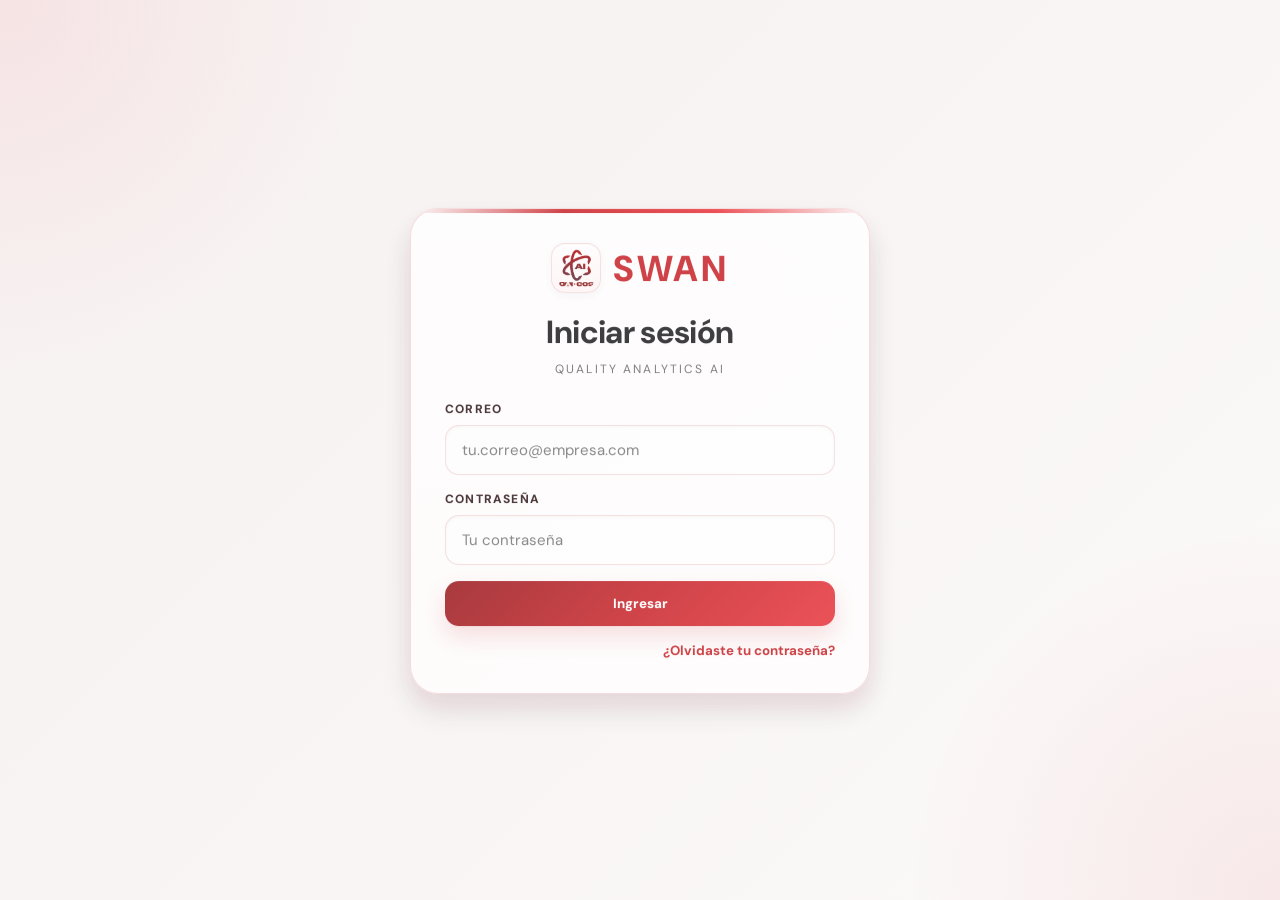
<file: frontend/index.html>
<!DOCTYPE html>
<html lang="es">
<head>
  <meta charset="UTF-8" />
  <meta name="viewport" content="width=device-width, initial-scale=1.0" />
  <title>SWAN</title>

  <link rel="preconnect" href="https://fonts.googleapis.com" />
  <link rel="preconnect" href="https://fonts.gstatic.com" crossorigin />
  <link
    href="https://fonts.googleapis.com/css2?family=DM+Sans:wght@400;500;700;800&display=swap"
    rel="stylesheet"
  />

  <link rel="stylesheet" href="./css/app.css" />
</head>
<body>
  <div class="shell">
    <aside class="sidebar">
      <div class="brand-card">
        <div class="brand-head">
          <img
            id="brandLogo"
            src="./assets/logo.png"
            alt="Logo SWAN"
            class="brand-image"
          />
          <div class="brand-text">
            <div class="brand-logo">SWAN</div>
            <p class="brand-subtitle">Quality Analytics AI</p>
          </div>
        </div>
      </div>

      <div class="user-card">
        <h3>Usuario</h3>
        <p><strong>Nombre:</strong> <span id="userName">-</span></p>
        <p><strong>Correo:</strong> <span id="userEmail">-</span></p>
        <p><strong>Rol:</strong> <span id="userRole">-</span></p>

        <button id="logoutBtn" class="btn btn-secondary" type="button">
          Cerrar sesión
        </button>
      </div>

      <div class="docs-card">
        <h3>Documentos disponibles</h3>
        <ul id="documentList" class="doc-list"></ul>
      </div>
    </aside>

    <main class="main-content">
      <section class="viewer-panel">
        <div class="viewer-header">
          <h2 id="documentTitle">Selecciona un documento</h2>
          <button id="refreshBtn" class="btn btn-secondary" type="button">
            Recargar
          </button>
        </div>

        <div id="documentViewer" class="document-viewer">
          <div class="document-placeholder">
            Solo se mostrarán los documentos cargados manualmente por el equipo.
          </div>
        </div>
      </section>
    </main>
  </div>

  <button
    id="chatToggleBtn"
    class="chat-fab"
    type="button"
    aria-label="Abrir chat"
    aria-controls="chatDrawer"
    aria-expanded="false"
  >
    <img
      id="chatFabAvatar"
      class="chat-fab-avatar"
      src="./assets/chatbot-avatar.png"
      alt="Avatar SWAN"
    />
  </button>

  <section
    id="chatDrawer"
    class="chat-drawer"
    aria-hidden="true"
  >
    <div class="chat-drawer-header">
      <div class="chat-title-wrap">
        <h2>SWAN Chat</h2>
        <p>Asistente documental</p>
      </div>

      <button
        id="chatCloseBtn"
        class="chat-close-btn"
        type="button"
        aria-label="Cerrar chat"
      >
        ✕
      </button>
    </div>

    <div id="chatBox" class="chat-box"></div>

    <div class="chat-input-wrap">
      <textarea
        id="questionInput"
        placeholder="Pregúntale a SWAN sobre el documento actual..."
        rows="1"
      ></textarea>

      <button id="sendBtn" class="btn btn-primary" type="button">
        Enviar
      </button>
    </div>
  </section>

  <script src="./js/app.js"></script>
</body>
</html>
</file>
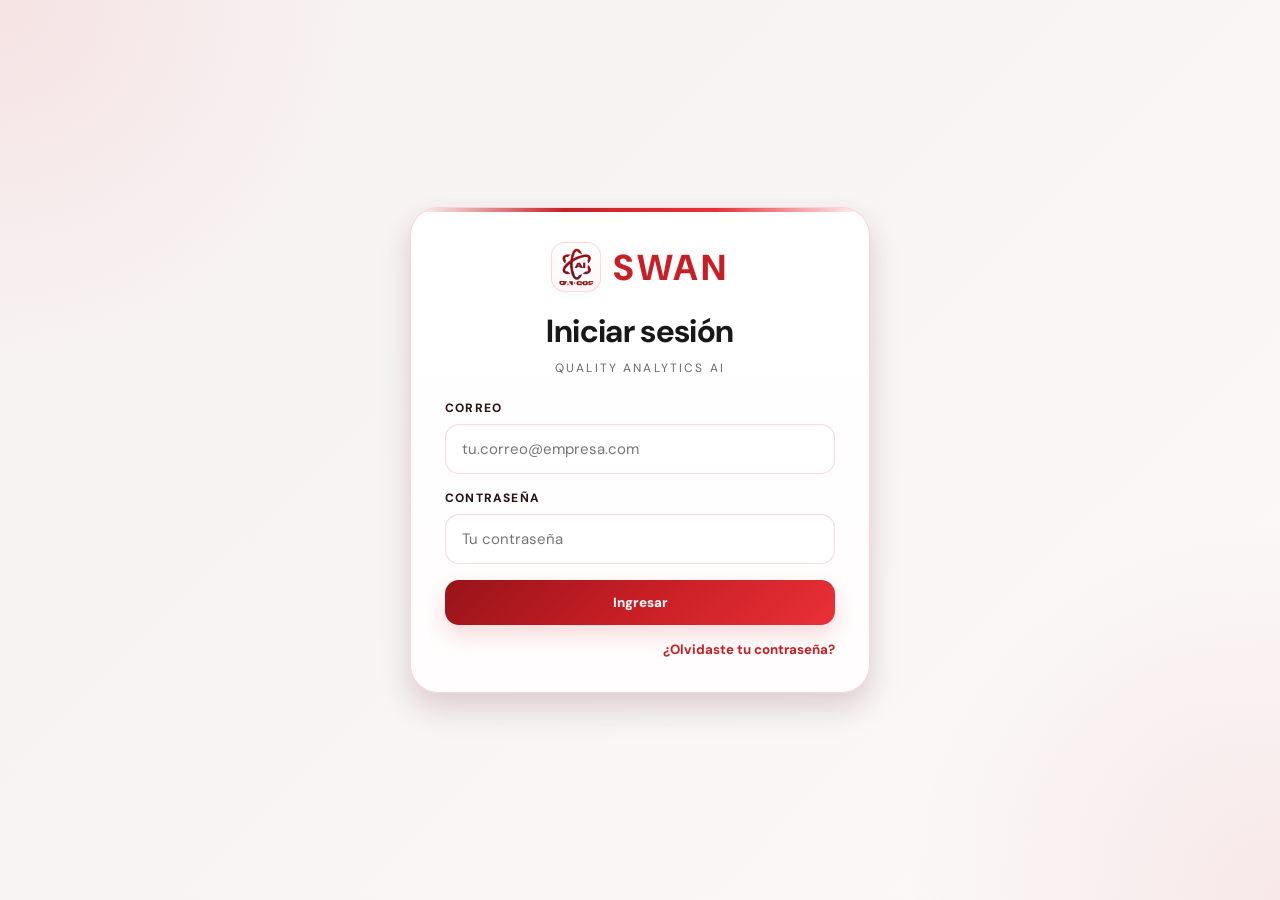
<file: frontend/login.html>
<!DOCTYPE html>
<html lang="es">
<head>
  <meta charset="UTF-8">
  <meta name="viewport" content="width=device-width, initial-scale=1.0">
  <title>SWAN | Login</title>
  <link rel="preconnect" href="https://fonts.googleapis.com">
  <link rel="preconnect" href="https://fonts.gstatic.com" crossorigin>
  <link href="https://fonts.googleapis.com/css2?family=DM+Sans:wght@400;500;700&display=swap" rel="stylesheet">
  <link rel="stylesheet" href="./css/auth.css">
</head>
<body>
  <div class="auth-container">
    <div class="auth-wrapper">
      <div class="auth-card">
        <div class="auth-card-content">
          <div class="auth-logo auth-logo-row">
            <img src="./assets/logo.png" alt="Logo SWAN" class="auth-logo-image">
            <span>SWAN</span>
        </div>

          <div class="auth-header">
            <h1>Iniciar sesión</h1>
            <p>Quality Analytics AI</p>
          </div>

          <div id="messageBox" class="message info hidden"></div>

          <form id="loginForm" class="auth-form">
            <div class="form-group">
              <label for="email">Correo</label>
              <input type="email" id="email" placeholder="tu.correo@empresa.com" required>
            </div>

            <div class="form-group">
              <label for="password">Contraseña</label>
              <input type="password" id="password" placeholder="Tu contraseña" required>
            </div>

            <button type="submit" class="btn btn-primary btn-block">Ingresar</button>

            <div class="auth-forgot-wrapper">
              <button type="button" id="forgotBtn" class="link-btn">¿Olvidaste tu contraseña?</button>
            </div>
          </form>

          <form id="otpForm" class="auth-form hidden">
            <div class="form-group">
              <label for="otpCode">Código de verificación</label>
              <input type="text" id="otpCode" maxlength="6" placeholder="123456" required>
              <small class="auth-hint">Revisa tu correo y escribe el código recibido.</small>
            </div>

            <button type="submit" class="btn btn-primary btn-block">Validar código</button>
            <button type="button" id="backToLoginBtn" class="btn btn-secondary btn-block">Volver</button>
          </form>

          <form id="resetStartForm" class="auth-form hidden">
            <div class="form-group">
              <label for="resetEmail">Correo</label>
              <input type="email" id="resetEmail" placeholder="tu.correo@empresa.com" required>
            </div>

            <button type="submit" class="btn btn-primary btn-block">Enviar código</button>
            <button type="button" id="cancelResetStartBtn" class="btn btn-secondary btn-block">Cancelar</button>
          </form>

          <form id="resetVerifyForm" class="auth-form hidden">
            <div class="form-group">
              <label for="resetCode">Código</label>
              <input type="text" id="resetCode" maxlength="6" placeholder="123456" required>
            </div>

            <button type="submit" class="btn btn-primary btn-block">Validar código</button>
            <button type="button" id="cancelResetVerifyBtn" class="btn btn-secondary btn-block">Cancelar</button>
          </form>

          <form id="resetCompleteForm" class="auth-form hidden">
            <div class="form-group">
              <label for="newPassword">Nueva contraseña</label>
              <input type="password" id="newPassword" placeholder="Nueva contraseña" required>
            </div>

            <div class="form-group">
              <label for="confirmPassword">Confirmar contraseña</label>
              <input type="password" id="confirmPassword" placeholder="Repite la contraseña" required>
            </div>

            <button type="submit" class="btn btn-primary btn-block">Cambiar contraseña</button>
            <button type="button" id="cancelResetCompleteBtn" class="btn btn-secondary btn-block">Cancelar</button>
          </form>
        </div>
      </div>
    </div>
  </div>

  <script src="./js/login.js"></script>
</body>
</html>
</file>
<file: frontend/css/app.css>
:root {
  --primary: #c71f25;
  --primary-dark: #971419;
  --primary-strong: #e93037;
  --primary-soft: #fff3f4;
  --primary-soft-2: #ffe7e9;
  --primary-border: rgba(199, 31, 37, 0.20);
  --primary-border-strong: rgba(199, 31, 37, 0.34);

  --white: #ffffff;
  --black: #18181b;
  --text: #231f20;
  --muted: #6a6467;
  --bg: #f6f1f1;
  --bg-soft: #fbf8f8;
  --panel: #ffffff;
  --panel-2: #fffdfd;

  --shadow-xs: 0 2px 8px rgba(15, 23, 42, 0.04);
  --shadow-sm: 0 6px 18px rgba(15, 23, 42, 0.07);
  --shadow-md: 0 12px 28px rgba(15, 23, 42, 0.10);
  --shadow-lg: 0 16px 38px rgba(15, 23, 42, 0.12);
  --shadow-red: 0 10px 26px rgba(199, 31, 37, 0.12);

  --radius-xl: 24px;
  --radius-lg: 20px;
  --radius-md: 16px;
  --radius-sm: 12px;

  --transition-fast: 0.16s ease;
  --transition: 0.24s ease;
  --transition-slow: 0.32s ease;
}

* {
  box-sizing: border-box;
  font-family: "DM Sans", sans-serif;
}

html,
body {
  margin: 0;
  height: 100%;
  overflow: hidden;
  color: var(--text);
  background:
    radial-gradient(circle at top left, rgba(233, 48, 55, 0.08), transparent 26%),
    radial-gradient(circle at bottom right, rgba(199, 31, 37, 0.08), transparent 24%),
    linear-gradient(135deg, #f7f2f2 0%, #f8f4f4 45%, #fcf9f9 100%);
  scroll-behavior: auto;
}

body {
  min-height: 100vh;
}

.shell {
  height: 100vh;
  display: grid;
  grid-template-columns: 320px 1fr;
  gap: 18px;
  padding: 18px;
  overflow: hidden;
}

.sidebar {
  height: calc(100vh - 36px);
  display: flex;
  flex-direction: column;
  gap: 18px;
  overflow: hidden;
}

.brand-card,
.user-card,
.docs-card,
.viewer-panel,
.chat-drawer {
  position: relative;
  background: linear-gradient(180deg, var(--panel) 0%, var(--panel-2) 100%);
  border: 1px solid var(--primary-border);
  border-radius: var(--radius-xl);
  box-shadow: var(--shadow-sm), var(--shadow-red);
  overflow: hidden;
}

.brand-card::before,
.user-card::before,
.docs-card::before,
.viewer-panel::before,
.chat-drawer::before {
  content: "";
  position: absolute;
  inset: 0 0 auto 0;
  height: 4px;
  background: linear-gradient(90deg, rgba(199, 31, 37, 0), var(--primary), rgba(233, 48, 55, 0.8), rgba(199, 31, 37, 0));
}

.brand-card,
.user-card,
.docs-card {
  padding: 20px;
  transition:
    transform var(--transition),
    box-shadow var(--transition),
    border-color var(--transition),
    background-color var(--transition);
}

.brand-card:hover,
.user-card:hover,
.docs-card:hover {
  transform: translateY(-2px);
  border-color: var(--primary-border-strong);
  box-shadow: var(--shadow-md), 0 14px 30px rgba(199, 31, 37, 0.10);
}

.brand-head {
  display: flex;
  align-items: center;
  gap: 14px;
}

.brand-image {
  width: 62px;
  height: 62px;
  object-fit: contain;
  border-radius: 18px;
  background: linear-gradient(180deg, #ffffff 0%, #fff6f7 100%);
  padding: 6px;
  border: 1px solid rgba(199, 31, 37, 0.16);
  box-shadow: var(--shadow-xs);
  flex-shrink: 0;
}

.brand-text {
  display: flex;
  flex-direction: column;
  justify-content: center;
  min-width: 0;
}

.brand-logo {
  font-size: 31px;
  font-weight: 800;
  color: var(--primary);
  letter-spacing: 0.08em;
  line-height: 1;
}

.brand-subtitle {
  color: var(--muted);
  margin: 8px 0 0;
  font-size: 13px;
}

.user-card h3,
.docs-card h3 {
  margin: 0 0 16px;
  font-size: 20px;
  color: var(--black);
}

.user-card h3::after,
.docs-card h3::after {
  content: "";
  display: block;
  width: 52px;
  height: 4px;
  margin-top: 10px;
  border-radius: 999px;
  background: linear-gradient(90deg, var(--primary), var(--primary-strong));
}

.user-card p {
  margin: 10px 0;
  font-size: 15px;
  color: var(--text);
}

.user-card strong {
  color: #2a1113;
}

.docs-card {
  flex: 1;
  min-height: 0;
  display: flex;
  flex-direction: column;
}

.doc-list {
  list-style: none;
  padding: 2px 4px 6px 0;
  margin: 0;
  display: flex;
  flex-direction: column;
  gap: 12px;
  overflow-y: auto;
  min-height: 0;
  scrollbar-gutter: stable;
  -webkit-overflow-scrolling: touch;
}

.doc-list li {
  width: 100%;
}

.doc-list button {
  width: 100%;
  display: block;
  position: relative;
  text-align: left;
  background: linear-gradient(180deg, #ffffff 0%, #fff8f8 100%);
  border: 1px solid rgba(199, 31, 37, 0.18);
  border-radius: 18px;
  padding: 14px 16px;
  cursor: pointer;
  font-size: 14px;
  font-weight: 700;
  color: var(--text);
  line-height: 1.45;
  white-space: normal;
  word-break: break-word;
  overflow-wrap: anywhere;
  box-shadow: var(--shadow-xs);
  transition:
    transform var(--transition-fast),
    box-shadow var(--transition-fast),
    border-color var(--transition-fast),
    background-color var(--transition-fast);
}

.doc-list button::after {
  content: "";
  position: absolute;
  inset: 0;
  border-radius: inherit;
  background: linear-gradient(135deg, rgba(199, 31, 37, 0.06), rgba(255, 255, 255, 0));
  opacity: 0;
  transition: opacity var(--transition-fast);
  pointer-events: none;
}

.doc-list button:hover,
.doc-list button.active {
  transform: translateY(-2px);
  border-color: rgba(199, 31, 37, 0.40);
  background: linear-gradient(180deg, #fff8f8 0%, #fff1f2 100%);
  box-shadow: var(--shadow-sm);
}

.doc-list button:hover::after,
.doc-list button.active::after {
  opacity: 1;
}

.main-content {
  height: calc(100vh - 36px);
  min-width: 0;
  overflow: hidden;
}

.viewer-panel {
  height: 100%;
  display: grid;
  grid-template-rows: 82px 1fr;
  overflow: hidden;
}

.viewer-header {
  border-bottom: 1px solid rgba(199, 31, 37, 0.12);
  padding: 0 24px;
  display: flex;
  align-items: center;
  justify-content: space-between;
  gap: 18px;
  background: linear-gradient(180deg, #ffffff 0%, #fff9f9 100%);
  flex-shrink: 0;
}

.viewer-header h2 {
  margin: 0;
  font-size: 24px;
  font-weight: 800;
  color: #231213;
  letter-spacing: -0.02em;
}

.document-viewer {
  overflow-y: auto;
  overflow-x: auto;
  padding: 12px;
  background: #f8f6f6;
  min-height: 0;
  -webkit-overflow-scrolling: touch;
  overscroll-behavior: contain;
}

.document-page {
  width: min(100%, 1120px);
  margin: 0 auto;
  background: #ffffff;
  border: 1px solid rgba(199, 31, 37, 0.10);
  border-radius: 14px;
  padding: 24px 28px;
  line-height: 1.7;
  box-shadow: none;
  animation: none;
}


.document-page h1,
.document-page h2,
.document-page h3,
.document-page h4 {
  color: #251314;
}

.document-page h1,
.document-page h2 {
  position: relative;
  padding-bottom: 8px;
}

.document-page h1::after,
.document-page h2::after {
  content: "";
  position: absolute;
  left: 0;
  bottom: 0;
  width: 64px;
  height: 4px;
  border-radius: 999px;
  background: linear-gradient(90deg, var(--primary), var(--primary-strong));
}

.document-placeholder {
  height: 100%;
  display: grid;
  place-items: center;
  color: var(--muted);
  text-align: center;
  font-size: 16px;
  padding: 28px;
}

.word-center {
  text-align: center;
}

.word-right {
  text-align: right;
}

.word-justify {
  text-align: justify;
}

.word-table-wrap {
  overflow-x: auto;
  margin: 16px 0 22px;
}

.word-table {
  width: 100%;
  border-collapse: collapse;
  background: #fff;
  border-radius: 16px;
  overflow: hidden;
}

.word-table td,
.word-table th {
  border: 1px solid rgba(199, 31, 37, 0.14);
  padding: 12px 14px;
  vertical-align: top;
}

.word-table th {
  background: #fff4f5;
}

.btn {
  position: relative;
  border: none;
  border-radius: 14px;
  padding: 12px 16px;
  font-weight: 800;
  cursor: pointer;
  overflow: hidden;
  transition:
    transform var(--transition-fast),
    box-shadow var(--transition-fast),
    background-color var(--transition-fast),
    border-color var(--transition-fast),
    opacity var(--transition-fast);
}

.btn::after {
  content: "";
  position: absolute;
  top: 0;
  left: -130%;
  width: 55%;
  height: 100%;
  background: linear-gradient(90deg, transparent, rgba(255, 255, 255, 0.28), transparent);
  transform: skewX(-22deg);
  transition: left 0.5s ease;
  pointer-events: none;
}

.btn:hover {
  transform: translateY(-1px);
}

.btn:hover::after {
  left: 150%;
}

.btn:disabled {
  opacity: 0.65;
  cursor: not-allowed;
  transform: none;
}

.btn-primary {
  background: linear-gradient(135deg, var(--primary-dark), var(--primary), var(--primary-strong));
  color: var(--white);
  box-shadow: 0 10px 22px rgba(199, 31, 37, 0.18);
}

.btn-primary:hover {
  box-shadow: 0 14px 28px rgba(199, 31, 37, 0.22);
}

.btn-secondary {
  background: linear-gradient(180deg, #ffffff 0%, #fff7f8 100%);
  color: var(--primary);
  border: 1px solid rgba(199, 31, 37, 0.24);
  box-shadow: var(--shadow-xs);
}

.chat-fab {
  position: fixed;
  right: 24px;
  bottom: 24px;
  z-index: 1200;
  width: 76px;
  height: 76px;
  padding: 6px;
  background: linear-gradient(135deg, var(--primary-dark), var(--primary), var(--primary-strong));
  border: none;
  border-radius: 999px;
  box-shadow: 0 14px 28px rgba(199, 31, 37, 0.22);
  display: flex;
  align-items: center;
  justify-content: center;
  cursor: pointer;
  transition:
    transform var(--transition-fast),
    box-shadow var(--transition-fast),
    filter var(--transition-fast);
}

.chat-fab:hover {
  transform: translateY(-2px) scale(1.03);
  box-shadow: 0 18px 34px rgba(199, 31, 37, 0.28);
}

.chat-fab-avatar {
  width: 100%;
  height: 100%;
  display: block;
  border-radius: 50%;
  object-fit: cover;
  background: linear-gradient(180deg, #ffffff 0%, #fff6f7 100%);
  border: 2px solid rgba(255, 255, 255, 0.92);
}

.chat-drawer {
  position: fixed;
  right: 24px;
  bottom: 92px;
  width: 400px;
  max-width: calc(100vw - 32px);
  height: 580px;
  z-index: 1190;
  display: grid;
  grid-template-rows: 84px 1fr 124px;
  overflow: hidden;
  transform: translateY(12px) scale(0.985);
  opacity: 0;
  pointer-events: none;
  transition:
    transform var(--transition),
    opacity var(--transition),
    box-shadow var(--transition);
}

.chat-drawer.open {
  transform: translateY(0) scale(1);
  opacity: 1;
  pointer-events: auto;
  box-shadow: var(--shadow-lg), 0 14px 30px rgba(199, 31, 37, 0.12);
}

.chat-drawer-header {
  border-bottom: 1px solid rgba(199, 31, 37, 0.12);
  padding: 14px 18px;
  display: flex;
  align-items: center;
  justify-content: space-between;
  background: linear-gradient(180deg, #ffffff 0%, #fff9f9 100%);
}

.chat-title-wrap h2 {
  margin: 0;
  font-size: 18px;
  color: var(--primary);
}

.chat-title-wrap p {
  margin: 4px 0 0;
  font-size: 12px;
  color: var(--muted);
}

.chat-close-btn {
  border: none;
  background: linear-gradient(180deg, #fff5f6 0%, #ffeff1 100%);
  color: var(--primary);
  width: 38px;
  height: 38px;
  border-radius: 12px;
  cursor: pointer;
  font-size: 16px;
  font-weight: 700;
  box-shadow: var(--shadow-xs);
  transition:
    transform var(--transition-fast),
    background-color var(--transition-fast),
    box-shadow var(--transition-fast);
}

.chat-close-btn:hover {
  transform: rotate(90deg);
  box-shadow: var(--shadow-sm);
}

.chat-box {
  overflow-y: auto;
  padding: 18px;
  display: flex;
  flex-direction: column;
  gap: 12px;
  background:
    linear-gradient(180deg, #fcfbfb 0%, #fff8f8 100%);
  scrollbar-gutter: stable;
  -webkit-overflow-scrolling: touch;
}

.message-row {
  display: flex;
  align-items: flex-start;
  gap: 12px;
  width: 100%;
  animation: bubbleIn 0.18s ease;
}

.message-row.user {
  justify-content: flex-end;
}

.message-row.bot {
  justify-content: flex-start;
}

.message-avatar {
  width: 42px;
  height: 42px;
  min-width: 42px;
  border-radius: 50%;
  padding: 3px;
  background: linear-gradient(135deg, var(--primary-dark), var(--primary), var(--primary-strong));
  box-shadow: 0 8px 18px rgba(199, 31, 37, 0.18);
  display: flex;
  align-items: center;
  justify-content: center;
  overflow: hidden;
  margin-top: 2px;
}

.message-avatar img {
  width: 100%;
  height: 100%;
  display: block;
  border-radius: 50%;
  object-fit: cover;
  background: linear-gradient(180deg, #ffffff 0%, #fff6f7 100%);
}

.bubble {
  max-width: 86%;
  padding: 13px 15px;
  border-radius: 18px;
  white-space: pre-wrap;
  line-height: 1.6;
  border: 1px solid rgba(0, 0, 0, 0.06);
  font-size: 14px;
  word-break: break-word;
  box-shadow: var(--shadow-xs);
}

.bubble.user {
  align-self: flex-end;
  background: linear-gradient(135deg, var(--primary), var(--primary-strong));
  border-color: rgba(199, 31, 37, 0.28);
  color: white;
}

.bubble.bot {
  align-self: flex-start;
  background: linear-gradient(180deg, #ffffff 0%, #fffafa 100%);
  border-color: rgba(199, 31, 37, 0.10);
}

.sources {
  margin-top: 10px;
  font-size: 12px;
  color: var(--muted);
}

.chat-input-wrap {
  border-top: 1px solid rgba(199, 31, 37, 0.12);
  padding: 14px;
  display: grid;
  grid-template-columns: 1fr 110px;
  gap: 10px;
  background: linear-gradient(180deg, #ffffff 0%, #fff9f9 100%);
}

.chat-input-wrap textarea {
  width: 100%;
  resize: none;
  border: 1px solid rgba(199, 31, 37, 0.20);
  border-radius: 14px;
  padding: 12px;
  outline: none;
  min-height: 92px;
  background: #fff;
  box-shadow: inset 0 1px 3px rgba(15, 23, 42, 0.03);
  transition:
    border-color var(--transition-fast),
    box-shadow var(--transition-fast),
    transform var(--transition-fast);
}

.chat-input-wrap textarea:focus {
  border-color: var(--primary);
  box-shadow: 0 0 0 3px rgba(199, 31, 37, 0.08);
  transform: translateY(-1px);
}

.document-viewer::-webkit-scrollbar,
.chat-box::-webkit-scrollbar,
.doc-list::-webkit-scrollbar {
  width: 10px;
  height: 10px;
}

.document-viewer::-webkit-scrollbar-thumb,
.chat-box::-webkit-scrollbar-thumb,
.doc-list::-webkit-scrollbar-thumb {
  background: linear-gradient(180deg, rgba(199, 31, 37, 0.72), rgba(151, 20, 25, 0.72));
  border-radius: 20px;
  border: 2px solid #f5eded;
}

.document-viewer::-webkit-scrollbar-track,
.chat-box::-webkit-scrollbar-track,
.doc-list::-webkit-scrollbar-track {
  background: #f5eded;
  border-radius: 20px;
}

@keyframes panelFadeIn {
  from {
    opacity: 0;
    transform: translateY(6px);
  }
  to {
    opacity: 1;
    transform: translateY(0);
  }
}

@keyframes bubbleIn {
  from {
    opacity: 0;
    transform: translateY(4px);
  }
  to {
    opacity: 1;
    transform: translateY(0);
  }
}

@media (prefers-reduced-motion: reduce) {
  *,
  *::before,
  *::after {
    animation: none !important;
    transition: none !important;
  }
}

@media (max-width: 1100px) {
  html,
  body {
    overflow: auto;
  }

  .shell {
    height: auto;
    grid-template-columns: 1fr;
    overflow: visible;
  }

  .sidebar,
  .main-content {
    height: auto;
  }

  .viewer-panel {
    height: 72vh;
  }
}

@media (max-width: 640px) {
  .chat-drawer {
    right: 12px;
    left: 12px;
    bottom: 84px;
    width: auto;
    height: 72vh;
  }

  .chat-fab {
    right: 12px;
    bottom: 12px;
  }

  .shell {
    padding: 12px;
    gap: 12px;
  }

  .viewer-header h2 {
    font-size: 18px;
  }

  .document-page {
    padding: 24px 20px;
  }

  .chat-input-wrap {
    grid-template-columns: 1fr;
  }
}
</file>
<file: frontend/css/auth.css>
:root {
  --primary: #c71f25;
  --primary-dark: #971419;
  --primary-strong: #e93037;
  --white: #ffffff;
  --black: #18181b;
  --text: #231f20;
  --muted: #6c6669;
  --bg: #f7f2f2;
  --card-bg: #ffffff;
  --card-bg-soft: #fffdfd;
  --card-border: rgba(199, 31, 37, 0.18);

  --shadow-xs: 0 2px 8px rgba(15, 23, 42, 0.04);
  --shadow-sm: 0 8px 20px rgba(15, 23, 42, 0.08);
  --shadow-md: 0 16px 34px rgba(15, 23, 42, 0.11);

  --radius-xl: 28px;
  --radius-lg: 18px;
  --radius-md: 14px;

  --transition-fast: 0.16s ease;
  --transition: 0.24s ease;
}

* {
  box-sizing: border-box;
  font-family: "DM Sans", sans-serif;
}

html,
body {
  min-height: 100%;
}

body {
  margin: 0;
  min-height: 100vh;
  background:
    radial-gradient(circle at top left, rgba(233, 48, 55, 0.08), transparent 24%),
    radial-gradient(circle at bottom right, rgba(199, 31, 37, 0.08), transparent 24%),
    linear-gradient(135deg, #f7f2f2 0%, #f8f4f4 46%, #fcf9f9 100%);
  color: var(--text);
  overflow: hidden;
}

.auth-container {
  min-height: 100vh;
  display: grid;
  place-items: center;
  padding: 24px;
}

.auth-wrapper {
  width: 100%;
  max-width: 460px;
}

.auth-card {
  position: relative;
  background: linear-gradient(180deg, var(--card-bg) 0%, var(--card-bg-soft) 100%);
  border: 1px solid var(--card-border);
  border-radius: var(--radius-xl);
  box-shadow: var(--shadow-md), 0 12px 24px rgba(199, 31, 37, 0.08);
  overflow: hidden;
  animation: cardFadeIn 0.22s ease;
}

.auth-card::before {
  content: "";
  position: absolute;
  inset: 0 0 auto 0;
  height: 4px;
  background: linear-gradient(90deg, rgba(199, 31, 37, 0), var(--primary), var(--primary-strong), rgba(199, 31, 37, 0));
}

.auth-card-content {
  padding: 34px;
}

.auth-logo {
  font-size: 36px;
  font-weight: 800;
  color: var(--primary);
  text-align: center;
  margin-bottom: 18px;
  letter-spacing: 0.08em;
}

.auth-logo-row {
  display: flex;
  align-items: center;
  justify-content: center;
  gap: 12px;
}

.auth-logo-image {
  width: 50px;
  height: 50px;
  object-fit: contain;
  border-radius: 14px;
  background: linear-gradient(180deg, #ffffff 0%, #fff6f7 100%);
  padding: 5px;
  border: 1px solid rgba(199, 31, 37, 0.14);
  box-shadow: var(--shadow-xs);
}

.auth-header {
  text-align: center;
  margin-bottom: 24px;
}

.auth-header h1 {
  margin: 0 0 8px;
  font-size: 32px;
  letter-spacing: -0.02em;
  color: var(--black);
}

.auth-header p {
  margin: 0;
  color: var(--muted);
  font-size: 12px;
  letter-spacing: 0.18em;
  text-transform: uppercase;
}

.auth-form {
  display: flex;
  flex-direction: column;
  gap: 16px;
}

.form-group label {
  display: block;
  margin-bottom: 8px;
  font-size: 12px;
  font-weight: 800;
  text-transform: uppercase;
  letter-spacing: 0.1em;
  color: #2b1416;
}

.form-group input {
  width: 100%;
  border: 1px solid rgba(199, 31, 37, 0.16);
  border-radius: 14px;
  padding: 14px 16px;
  font-size: 15px;
  outline: none;
  background: #fff;
  color: var(--text);
  box-shadow: inset 0 1px 3px rgba(15, 23, 42, 0.03);
  transition:
    border-color var(--transition-fast),
    box-shadow var(--transition-fast),
    transform var(--transition-fast);
}

.form-group input:focus {
  border-color: var(--primary);
  box-shadow: 0 0 0 3px rgba(199, 31, 37, 0.08);
  transform: translateY(-1px);
}

.auth-hint {
  display: block;
  margin-top: 8px;
  color: var(--muted);
  font-size: 12px;
}

.btn {
  position: relative;
  border: none;
  border-radius: 14px;
  padding: 14px 18px;
  font-weight: 800;
  cursor: pointer;
  overflow: hidden;
  transition:
    transform var(--transition-fast),
    box-shadow var(--transition-fast),
    background-color var(--transition-fast),
    border-color var(--transition-fast),
    opacity var(--transition-fast);
}

.btn::after {
  content: "";
  position: absolute;
  top: 0;
  left: -130%;
  width: 55%;
  height: 100%;
  background: linear-gradient(90deg, transparent, rgba(255, 255, 255, 0.28), transparent);
  transform: skewX(-22deg);
  transition: left 0.5s ease;
  pointer-events: none;
}

.btn:hover {
  transform: translateY(-1px);
}

.btn:hover::after {
  left: 150%;
}

.btn:disabled {
  opacity: 0.65;
  cursor: not-allowed;
  transform: none;
}

.btn-block {
  width: 100%;
}

.btn-primary {
  background: linear-gradient(135deg, var(--primary-dark), var(--primary), var(--primary-strong));
  color: var(--white);
  box-shadow: 0 10px 22px rgba(199, 31, 37, 0.16);
}

.btn-primary:hover {
  box-shadow: 0 14px 28px rgba(199, 31, 37, 0.20);
}

.btn-secondary {
  background: linear-gradient(180deg, #ffffff 0%, #fff7f8 100%);
  color: var(--primary);
  border: 1px solid rgba(199, 31, 37, 0.24);
  box-shadow: var(--shadow-xs);
}

.auth-forgot-wrapper {
  display: flex;
  justify-content: flex-end;
}

.link-btn {
  background: none;
  border: none;
  color: var(--primary);
  cursor: pointer;
  padding: 0;
  font-weight: 700;
  transition:
    transform var(--transition-fast),
    opacity var(--transition-fast),
    color var(--transition-fast);
}

.link-btn:hover {
  transform: translateX(2px);
  opacity: 0.92;
  color: var(--primary-dark);
}

.message {
  border-radius: 14px;
  padding: 14px 16px;
  margin-bottom: 18px;
  font-size: 14px;
  line-height: 1.5;
  box-shadow: var(--shadow-xs);
  animation: messageFadeIn 0.18s ease;
}

.message.info {
  background: #fff1f2;
  color: #8f1b1b;
  border: 1px solid rgba(199, 31, 37, 0.15);
}

.message.success {
  background: #effdf5;
  color: #13653c;
  border: 1px solid #b9ebce;
}

.message.error {
  background: #fff1f1;
  color: #b42318;
  border: 1px solid #f4c7c7;
}

.hidden {
  display: none !important;
}

@keyframes cardFadeIn {
  from {
    opacity: 0;
    transform: translateY(6px);
  }
  to {
    opacity: 1;
    transform: translateY(0);
  }
}

@keyframes messageFadeIn {
  from {
    opacity: 0;
    transform: translateY(4px);
  }
  to {
    opacity: 1;
    transform: translateY(0);
  }
}

@media (prefers-reduced-motion: reduce) {
  *,
  *::before,
  *::after {
    animation: none !important;
    transition: none !important;
  }
}

@media (max-width: 640px) {
  body {
    overflow: auto;
  }

  .auth-card-content {
    padding: 24px 20px;
  }

  .auth-header h1 {
    font-size: 28px;
  }
}
</file>
